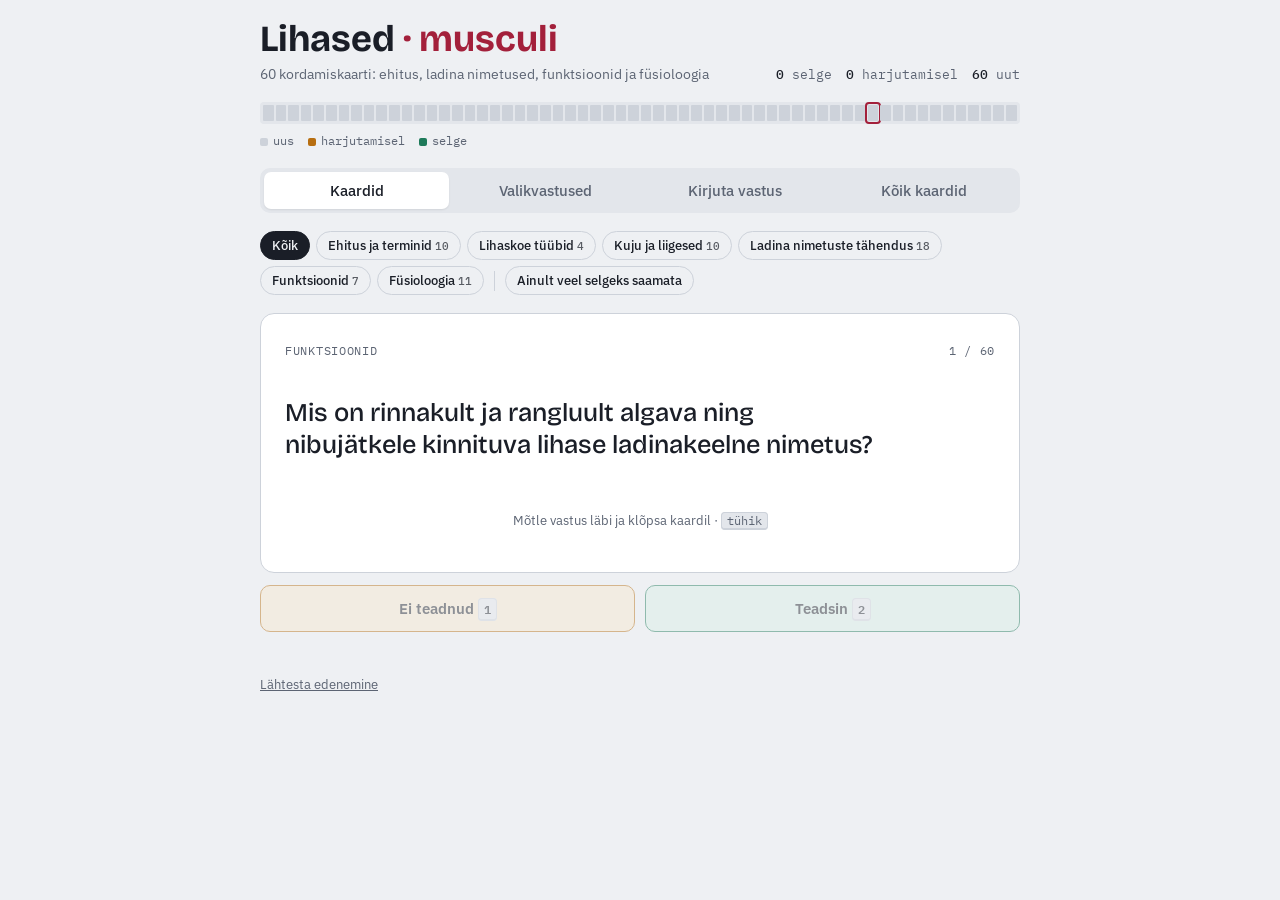
<file: public/assets/aistudio/Lihaste_kordamine_73547ae0.html>
<!doctype html><html><head><meta charset=utf8><meta name=viewport content="width=device-width,initial-scale=1,viewport-fit=cover"><style>:root{color-scheme:light;box-sizing:border-box;padding-top:env(safe-area-inset-top,0px);padding-bottom:env(safe-area-inset-bottom,0px)}html{scroll-padding-top:env(safe-area-inset-top,0px)}body{margin:0;padding:0;font:14px -apple-system,BlinkMacSystemFont,sans-serif;background:#fff;color:#000}img{max-width:100%}[hidden]:not([hidden=until-found i]){display:none!important}</style></head><body>
<title>Lihaste kordamine</title>
<link rel="preconnect" href="https://fonts.googleapis.com">
<link rel="stylesheet" href="https://fonts.googleapis.com/css2?family=Bricolage+Grotesque:opsz,wght@12..96,500;12..96,700&family=IBM+Plex+Sans:wght@400;500;600&family=IBM+Plex+Mono:wght@400;500&display=swap">
<style>
/* Layout: one study column; sarcomere-striped progress strip on top, a single card stage, mode tabs above */
:root{
  --bg:#EEF0F3; --surface:#FFFFFF; --sunk:#E3E6EB; --fg:#1A1E27; --muted:#5C6473; --line:#CDD2DA;
  --accent:#A3203B; --accent-soft:#F6DDE2; --good:#1E7A5A; --good-soft:#D8EFE6; --warn:#B76E10; --warn-soft:#F7E8CF;
  --display:"Bricolage Grotesque", "Segoe UI", system-ui, sans-serif;
  --body:"IBM Plex Sans", "Segoe UI", system-ui, sans-serif;
  --mono:"IBM Plex Mono", ui-monospace, Menlo, monospace;
}
@media (prefers-color-scheme: dark){:root:not([data-theme="light"]){
  --bg:#13161C; --surface:#1C2029; --sunk:#252A35; --fg:#E7EAF0; --muted:#9AA2B1; --line:#343A47;
  --accent:#E9637C; --accent-soft:#3A1F27; --good:#4CC496; --good-soft:#173329; --warn:#E5A44A; --warn-soft:#3A2C17; color-scheme:dark}}
:root[data-theme="dark"]{
  --bg:#13161C; --surface:#1C2029; --sunk:#252A35; --fg:#E7EAF0; --muted:#9AA2B1; --line:#343A47;
  --accent:#E9637C; --accent-soft:#3A1F27; --good:#4CC496; --good-soft:#173329; --warn:#E5A44A; --warn-soft:#3A2C17; color-scheme:dark}
*{box-sizing:border-box}
body{background:var(--bg);color:var(--fg);font-family:var(--body);font-size:16px;line-height:1.5;padding-inline:16px;padding-block:20px 48px}
.wrap{max-width:760px;margin:0 auto;display:flex;flex-direction:column;gap:18px}
header{display:flex;flex-wrap:wrap;align-items:flex-end;justify-content:space-between;gap:8px 16px}
h1{font-family:var(--display);font-weight:700;font-size:clamp(1.7rem,5vw,2.3rem);line-height:1.05;margin:0;text-wrap:balance}
h1 em{font-style:normal;color:var(--accent)}
.sub{color:var(--muted);font-size:.9rem;margin:4px 0 0}
.stats{font-family:var(--mono);font-size:.8rem;color:var(--muted);display:flex;gap:14px;font-variant-numeric:tabular-nums}
.stats b{color:var(--fg);font-weight:500}
.dot{display:inline-block;width:8px;height:8px;border-radius:2px;margin-right:5px;vertical-align:middle}

/* sarcomere strip */
.strip{display:flex;gap:2px;height:22px;padding:3px;background:var(--sunk);border-radius:4px}
.strip span{flex:1;min-width:2px;border-radius:1px;background:var(--line);transition:background .2s}
.strip span.learn{background:var(--warn)}
.strip span.known{background:var(--good)}
.strip span.cur{outline:2px solid var(--accent);outline-offset:1px}
.legend{display:flex;gap:14px;font-size:.75rem;color:var(--muted);font-family:var(--mono);margin-top:-10px;flex-wrap:wrap}

.tabs{display:flex;gap:4px;background:var(--sunk);padding:4px;border-radius:10px;overflow-x:auto}
.tabs button{flex:1;white-space:nowrap;border:0;background:transparent;color:var(--muted);font:500 .92rem var(--body);padding:9px 12px;border-radius:7px;cursor:pointer}
.tabs button[aria-selected="true"]{background:var(--surface);color:var(--fg);box-shadow:0 1px 2px rgba(0,0,0,.08)}

.filters{display:flex;flex-wrap:wrap;gap:6px;align-items:center}
.chip{border:1px solid var(--line);background:transparent;color:var(--fg);font:500 .82rem var(--body);padding:5px 11px;border-radius:999px;cursor:pointer}
.chip[aria-pressed="true"]{background:var(--fg);color:var(--bg);border-color:var(--fg)}
.chip.weak[aria-pressed="true"]{background:var(--warn);border-color:var(--warn);color:#fff}
.chip small{font-family:var(--mono);opacity:.7;margin-left:3px}
.sep{width:1px;height:20px;background:var(--line);margin:0 4px}

.stage{min-height:340px}
.card{background:var(--surface);border:1px solid var(--line);border-radius:14px;padding:28px 24px;display:flex;flex-direction:column;gap:18px}
.meta{display:flex;justify-content:space-between;gap:10px;font-family:var(--mono);font-size:.75rem;color:var(--muted);text-transform:uppercase;letter-spacing:.06em}
.q{font-family:var(--display);font-weight:500;font-size:clamp(1.25rem,3.6vw,1.6rem);line-height:1.25;margin:0;text-wrap:balance}
.flip{cursor:pointer;min-height:260px;justify-content:space-between;user-select:none}
.flip:focus-visible,button:focus-visible,input:focus-visible{outline:2px solid var(--accent);outline-offset:2px}
.answer{border-top:1px dashed var(--line);padding-top:16px;font-size:1.15rem;font-weight:500}
.answer .lbl{display:block;font-family:var(--mono);font-size:.72rem;color:var(--accent);text-transform:uppercase;letter-spacing:.08em;font-weight:400;margin-bottom:4px}
.hint{font-size:.82rem;color:var(--muted);text-align:center}
kbd{font-family:var(--mono);font-size:.75rem;border:1px solid var(--line);border-bottom-width:2px;border-radius:4px;padding:0 5px;background:var(--sunk)}

.row{display:flex;gap:10px;flex-wrap:wrap}
.btn{flex:1;min-width:140px;border:1px solid var(--line);background:var(--surface);color:var(--fg);font:600 .95rem var(--body);padding:12px 16px;border-radius:10px;cursor:pointer}
.btn:hover{border-color:var(--fg)}
.btn.bad{background:var(--warn-soft);border-color:var(--warn);color:var(--fg)}
.btn.good{background:var(--good-soft);border-color:var(--good);color:var(--fg)}
.btn.primary{background:var(--accent);border-color:var(--accent);color:#fff}
.btn:disabled{opacity:.45;cursor:default}

.opts{display:flex;flex-direction:column;gap:8px}
.opt{text-align:left;border:1px solid var(--line);background:var(--bg);color:var(--fg);font:400 1rem var(--body);padding:12px 14px;border-radius:10px;cursor:pointer;display:flex;gap:12px;align-items:baseline}
.opt .k{font-family:var(--mono);font-size:.78rem;color:var(--muted);flex:none}
.opt:hover:not(:disabled){border-color:var(--fg)}
.opt.right{background:var(--good-soft);border-color:var(--good)}
.opt.wrong{background:var(--warn-soft);border-color:var(--warn)}
.opt:disabled{cursor:default}

.inp{width:100%;font:400 1.05rem var(--body);padding:12px 14px;border:1px solid var(--line);border-radius:10px;background:var(--bg);color:var(--fg)}
.verdict{font-weight:600;font-size:.95rem}
.verdict.ok{color:var(--good)} .verdict.no{color:var(--warn)}
.yours{font-size:.9rem;color:var(--muted)}

.done{text-align:center;align-items:center}
.big{font-family:var(--display);font-size:3.2rem;font-weight:700;line-height:1;font-variant-numeric:tabular-nums}

.search{width:100%;font:400 .95rem var(--body);padding:10px 12px;border:1px solid var(--line);border-radius:8px;background:var(--surface);color:var(--fg)}
.list{display:flex;flex-direction:column;gap:0;background:var(--surface);border:1px solid var(--line);border-radius:12px;overflow:hidden}
.list h3{margin:0;padding:14px 16px 6px;font-family:var(--mono);font-size:.72rem;font-weight:500;text-transform:uppercase;letter-spacing:.08em;color:var(--accent);background:var(--surface)}
.item{display:grid;grid-template-columns:10px 1fr;gap:12px;padding:10px 16px;border-top:1px solid var(--sunk)}
.item .s{width:8px;height:8px;border-radius:2px;margin-top:8px;background:var(--line)}
.item .s.learn{background:var(--warn)} .item .s.known{background:var(--good)}
.item p{margin:0;min-width:0}
.item .iq{color:var(--muted);font-size:.9rem}
.item .ia{font-weight:500}
.reset{align-self:flex-start;background:none;border:0;color:var(--muted);font:400 .82rem var(--body);text-decoration:underline;cursor:pointer;padding:0}
.confirm{font-size:.85rem;display:flex;gap:10px;align-items:center;flex-wrap:wrap}
@media (prefers-reduced-motion:reduce){*{transition:none!important}}
</style>

<div class="wrap">
  <header>
    <div>
      <h1>Lihased <em>· musculi</em></h1>
      <p class="sub">60 kordamiskaarti: ehitus, ladina nimetused, funktsioonid ja füsioloogia</p>
    </div>
    <div class="stats" id="stats"></div>
  </header>

  <div class="strip" id="strip" aria-hidden="true"></div>
  <div class="legend"><span><i class="dot" style="background:var(--line)"></i>uus</span><span><i class="dot" style="background:var(--warn)"></i>harjutamisel</span><span><i class="dot" style="background:var(--good)"></i>selge</span></div>

  <div class="tabs" role="tablist" id="tabs">
    <button role="tab" data-mode="flash" aria-selected="true">Kaardid</button>
    <button role="tab" data-mode="quiz" aria-selected="false">Valikvastused</button>
    <button role="tab" data-mode="type" aria-selected="false">Kirjuta vastus</button>
    <button role="tab" data-mode="list" aria-selected="false">Kõik kaardid</button>
  </div>

  <div class="filters" id="filters"></div>

  <main class="stage" id="stage"></main>

  <div id="resetBox"><button class="reset" id="resetBtn">Lähtesta edenemine</button></div>
</div>

<script>
const CATS = {eh:"Ehitus ja terminid", kude:"Lihaskoe tüübid", kuju:"Kuju ja liigesed", nimi:"Ladina nimetuste tähendus", fn:"Funktsioonid", fys:"Füsioloogia"};
const RAW = [
["eh","Mis on lihase ladinakeelne nimetus?","Musculus"],
["eh","Mis on kõõluse ladinakeelne nimetus?","Tendo"],
["eh","Kuidas nimetatakse kogu lihast ümbritsevat sidekoelist kesta?","Epimüüsium (epimysium)"],
["eh","Kuidas nimetatakse lihaskiudude kimpe ümbritsevat sidekoelist kesta?","Perimüüsium (perimysium)"],
["eh","Kuidas nimetatakse iga individuaalset lihaskiudu ümbritsevat sidekoelist kesta?","Endomüüsium (endomysium)"],
["eh","Kuidas nimetatakse laiade lihaste õhukest ja lamedat kilejat kõõlust?","Aponeuroos ehk kilekõõlus (aponeurosis)"],
["eh","Kuidas nimetatakse teadusharu, mis uurib lihaseid?","Müoloogia"],
["kude","Mitu skeletilihast on ligikaudu inimese kehas?","Umbes 400 kuni 600 skeletilihast."],
["kude","Mis on skeletilihaste ehk vöötlihaste peamine juhtimisomadus?","Skeletilihased alluvad inimese tahtele."],
["kude","Kuidas nimetatakse südame põhimassi moodustavat lihaskude?","Südamelihas (myocardium)"],
["kude","Millist tüüpi lihaskude moodustab siseelundite ja veresoonte seinu?","Silelihaskude"],
["eh","Kuidas nimetatakse lihase paigalpüsivat või väheliikuvat algusosa?","Lihase alguskoht (origo)"],
["eh","Kuidas nimetatakse lihase liikuvamat vastasotsa kokkutõmbumisel?","Lihase kinnituskoht (insertio)"],
["eh","Kuidas nimetatakse pika lihase keskset paksenenud osa?","Lihasekõht"],
["kuju","Mis on kahelise alguspeaga lihase ladinakeelne nimetus?","Musculus biceps"],
["kuju","Mis on kolmelise alguspeaga lihase ladinakeelne nimetus?","Musculus triceps"],
["kuju","Mis on neljalise alguspeaga lihase ladinakeelne nimetus?","Musculus quadriceps"],
["kuju","Mis on kakskõhtlihas?","Lihas, mille lihasekõht on vahekõõluse abil jagatud kaheks osaks."],
["kuju","Millist lihast nimetatakse ainuliigeseliseks lihaseks?","Lihast, mis kulgeb üle ühe liigese."],
["kuju","Millist lihast nimetatakse kaheliigeseliseks lihaseks?","Lihast, mis kulgeb üle kahe liigese."],
["kuju","Millist lihast nimetatakse mitmeliigeseliseks lihaseks?","Lihast, mis kulgeb üle rohkem kui kahe liigese."],
["kuju","Mis iseloomustab ühelisulgjat lihast?","Lihaskiud kinnituvad kõõlusele põiki ainult ühelt poolt."],
["kuju","Mis iseloomustab kahelisulgjat lihast?","Lihaskiud kinnituvad kõõlusele mõlemalt poolt teravnurga all."],
["kuju","Mis on inimese keha pikim lihas?","Rätsepalihas (musculus sartorius)"],
["nimi","Mida tähistab lihase nimetuses ladinakeelne sõna vastus?","Hiiglaslikku või väga suurt mõõdet."],
["nimi","Mida tähistab lihase nimetuses ladinakeelne sõna maximus?","Suurimat mõõdet."],
["nimi","Mida tähistab lihase nimetuses ladinakeelne sõna minimus?","Väikseimat mõõdet."],
["nimi","Mida tähistab lihase nimetuses ladinakeelne sõna longus?","Pikka mõõdet."],
["nimi","Mida tähistab lihase nimetuses ladinakeelne sõna brevis?","Lühikest mõõdet."],
["nimi","Mida tähistab lihase nimetuses ladinakeelne sõna deltoideus?","Kolmnurkset kuju."],
["nimi","Mida tähistab lihase nimetuses ladinakeelne sõna latissimus?","Laiimat kuju."],
["nimi","Mida tähistab lihase nimetuses ladinakeelne sõna trapezius?","Trapetsikujulist kuju."],
["nimi","Mida tähistab lihase nimetuses ladinakeelne sõna rectus?","Otse ehk sirgelt kulgevaid lihaskiude."],
["nimi","Mida tähistab lihase nimetuses ladinakeelne sõna transversus?","Risti kulgevaid lihaskiude."],
["nimi","Mida tähistab lihase nimetuses ladinakeelne sõna obliquus?","Diagonaalselt ehk põiki kulgevaid lihaskiude."],
["nimi","Mida tähistab lihase nimetuses ladinakeelne sõna orbicularis?","Ringikujulist ehk sõõrjat asendit."],
["nimi","Mida tähistab lihase nimetuses ladinakeelne sõna pectoralis?","Rinna piirkonnas paiknemist."],
["nimi","Mida tähistab lihase nimetuses ladinakeelne sõna gluteus?","Tuhara piirkonnas paiknemist."],
["nimi","Mida tähistab lihase nimetuses ladinakeelne sõna brachii?","Õlavarre piirkonnas paiknemist."],
["nimi","Mida tähistab eesliide supra- lihase nimetuses?","Asukohta teise struktuuri kohal ehk ülal."],
["nimi","Mida tähistab eesliide infra- lihase nimetuses?","Asukohta teise struktuuri all."],
["nimi","Mida tähistab eesliide sub- lihase nimetuses?","Asukohta teise struktuuri all või sees."],
["fn","Millist funktsiooni täidab abductor-lihas?","Eemaldab kehaosa keskjoonest."],
["fn","Millist funktsiooni täidab adductor-lihas?","Lähendab kehaosa keskjoonele."],
["fn","Millist funktsiooni täidab flexor-lihas?","Painutab liigest ehk vähendab liigesenurka."],
["fn","Millist funktsiooni täidab extensor-lihas?","Sirutab liigest ehk suurendab liigesenurka."],
["fn","Millist funktsiooni täidab levator-lihas?","Tõstab kehaosa või struktuuri ülespoole."],
["fn","Mis on masseter-lihase peamine funktsioon?","Mälumisliigutuste sooritamine."],
["fn","Mis on rinnakult ja rangluult algava ning nibujätkele kinnituva lihase ladinakeelne nimetus?","Musculus sternocleidomastoideus"],
["fys","Milline on punaste ehk aeglaste lihaskiudude peamine energia tootmise viis?","Aeroobne oksüdatsioon ehk hapnikuga energia tootmine."],
["fys","Milline valk talletab punastes lihaskiududes hapnikku pikaajaliseks kontraktsiooniks?","Müoglobiin"],
["fys","Milline on valgete ehk kiirete lihaskiudude peamine ATP tootmise viis?","Glükolüüs (anaeroobne rada)"],
["fys","Mis on valgete lihaskiudude peamine funktsionaalne erinevus võrreldes punastega?","Valged kiud reageerivad kiiresti, kuid väsivad samuti kiiresti."],
["fys","Mis on sarkomeer (sarcomere)?","Skeletilihase struktuurne ja funktsionaalne ühik."],
["fys","Millised kaks peamist kontraktiilset valku moodustavad sarkomeeri müofilamendid?","Aktiin ja müosiin."],
["fys","Millised kaks regulatoorset valku paiknevad aktiinifilamendi juures skeletilihases?","Troponiin ja tropomüosiin."],
["fys","Mis on isotooniline kontraktsioon?","Kontraktsioon, mille puhul lihase pinge jääb samaks, kuid pikkus muutub."],
["fys","Mis vahe on kontsentrilisel ja ekstsentrilisel isotoonilisel kontraktsioonil?","Kontsentrilisel kontraktsioonil lihas lüheneb, ekstsentrilisel pikeneb pinge all."],
["fys","Mis on isomeetriline kontraktsioon?","Kontraktsioon, mille puhul lihase pinge suureneb, kuid pikkus ei muutu."],
["fys","Mis moodustab ühe motoorse üksuse (motor unit)?","Üks motoneuron koos kõigi tema poolt innerveeritavate lihaskiududega."]
];
const CARDS = RAW.map((r,i)=>({id:i,cat:r[0],q:r[1],a:r[2]}));

/* ---------- storage ---------- */
const KEY="lihased-progress-v1";
let prog={};
try{prog=JSON.parse(localStorage.getItem(KEY)||"{}")||{}}catch(e){prog={}}
function save(){try{localStorage.setItem(KEY,JSON.stringify(prog))}catch(e){}}
function mark(id,ok){prog[id]=ok?"known":"learn";save();}

/* ---------- state ---------- */
const S={mode:"flash",cats:new Set(Object.keys(CATS)),weak:false,queue:[],idx:0,right:0,wrong:0,flipped:false,answered:false,missed:[],search:""};
const $=s=>document.querySelector(s);
const shuffle=a=>{a=a.slice();for(let i=a.length-1;i>0;i--){const j=Math.floor(Math.random()*(i+1));[a[i],a[j]]=[a[j],a[i]]}return a};
const esc=s=>s.replace(/[&<>"]/g,c=>({"&":"&amp;","<":"&lt;",">":"&gt;",'"':"&quot;"}[c]));

function pool(){return CARDS.filter(c=>S.cats.has(c.cat)&&(!S.weak||prog[c.id]!=="known"));}
function start(cards){S.queue=shuffle(cards||pool());S.idx=0;S.right=0;S.wrong=0;S.missed=[];S.flipped=false;S.answered=false;render();}

/* ---------- chrome ---------- */
function renderStats(){
  const k=CARDS.filter(c=>prog[c.id]==="known").length, l=CARDS.filter(c=>prog[c.id]==="learn").length;
  $("#stats").innerHTML=`<span><b>${k}</b> selge</span><span><b>${l}</b> harjutamisel</span><span><b>${CARDS.length-k-l}</b> uut</span>`;
  const cur=S.queue[S.idx];
  $("#strip").innerHTML=CARDS.map(c=>`<span class="${prog[c.id]||""}${cur&&cur.id===c.id&&S.mode!=="list"?" cur":""}"></span>`).join("");
}
function renderFilters(){
  const counts={};CARDS.forEach(c=>counts[c.cat]=(counts[c.cat]||0)+1);
  const all=S.cats.size===Object.keys(CATS).length;
  $("#filters").innerHTML=`<button class="chip" data-cat="*" aria-pressed="${all}">Kõik</button>`+
    Object.entries(CATS).map(([k,v])=>`<button class="chip" data-cat="${k}" aria-pressed="${S.cats.has(k)&&!all}">${v}<small>${counts[k]}</small></button>`).join("")+
    (S.mode==="list"?"":`<span class="sep"></span><button class="chip weak" data-weak aria-pressed="${S.weak}">Ainult veel selgeks saamata</button>`);
}
$("#filters").addEventListener("click",e=>{
  const b=e.target.closest("button");if(!b)return;
  if(b.hasAttribute("data-weak")){S.weak=!S.weak;}
  else{
    const k=b.dataset.cat, all=S.cats.size===Object.keys(CATS).length;
    if(k==="*")S.cats=new Set(Object.keys(CATS));
    else if(all)S.cats=new Set([k]);
    else{S.cats.has(k)?S.cats.delete(k):S.cats.add(k);if(!S.cats.size)S.cats=new Set(Object.keys(CATS));}
  }
  renderFilters();start();
});
$("#tabs").addEventListener("click",e=>{
  const b=e.target.closest("button");if(!b)return;
  S.mode=b.dataset.mode;
  document.querySelectorAll("#tabs button").forEach(x=>x.setAttribute("aria-selected",x===b));
  renderFilters();start(S.mode==="list"?CARDS:null);
});

/* ---------- render ---------- */
function render(){
  renderStats();
  const st=$("#stage");
  if(S.mode==="list")return renderList(st);
  if(!S.queue.length){st.innerHTML=`<div class="card done"><p class="q">Siin pole ühtegi kaarti.</p><p class="sub">Kõik valitud teema kaardid on juba selged. Lülita filter „Ainult veel selgeks saamata” välja või vali teine teema.</p></div>`;return;}
  if(S.idx>=S.queue.length)return renderDone(st);
  const c=S.queue[S.idx];
  const meta=`<div class="meta"><span>${CATS[c.cat]}</span><span>${S.idx+1} / ${S.queue.length}</span></div>`;
  if(S.mode==="flash")renderFlash(st,c,meta);
  else if(S.mode==="quiz")renderQuiz(st,c,meta);
  else renderType(st,c,meta);
}

function renderFlash(st,c,meta){
  st.innerHTML=`<div class="card flip" id="fc" tabindex="0" role="button" aria-label="Pööra kaart">
    ${meta}
    <p class="q">${esc(c.q)}</p>
    ${S.flipped?`<div class="answer"><span class="lbl">Vastus</span>${esc(c.a)}</div>`:`<p class="hint">Mõtle vastus läbi ja klõpsa kaardil · <kbd>tühik</kbd></p>`}
  </div>
  <div class="row" style="margin-top:12px">
    <button class="btn bad" id="no" ${S.flipped?"":"disabled"}>Ei teadnud <kbd>1</kbd></button>
    <button class="btn good" id="yes" ${S.flipped?"":"disabled"}>Teadsin <kbd>2</kbd></button>
  </div>`;
  $("#fc").onclick=()=>{S.flipped=!S.flipped;render();};
  $("#no").onclick=()=>gradeFlash(false);
  $("#yes").onclick=()=>gradeFlash(true);
}
function gradeFlash(ok){
  const c=S.queue[S.idx];mark(c.id,ok);
  if(ok)S.right++;else{S.wrong++;if(!S.missed.includes(c))S.missed.push(c);
    // tule kaardi juurde paari kaardi pärast tagasi
    const pos=Math.min(S.queue.length,S.idx+4);S.queue.splice(pos,0,c);}
  S.idx++;S.flipped=false;render();
}

function distractors(c){
  const same=shuffle(CARDS.filter(x=>x.cat===c.cat&&x.a!==c.a));
  const other=shuffle(CARDS.filter(x=>x.cat!==c.cat&&x.a!==c.a));
  return same.concat(other).slice(0,3).map(x=>x.a);
}
function renderQuiz(st,c,meta){
  if(!c._opts)c._opts=shuffle([c.a,...distractors(c)]);
  st.innerHTML=`<div class="card">${meta}<p class="q">${esc(c.q)}</p>
    <div class="opts">${c._opts.map((o,i)=>`<button class="opt" data-i="${i}"><span class="k">${"ABCD"[i]}</span><span>${esc(o)}</span></button>`).join("")}</div>
    <div id="fb"></div></div>`;
  st.querySelectorAll(".opt").forEach(b=>b.onclick=()=>pickQuiz(+b.dataset.i));
}
function pickQuiz(i){
  if(S.answered)return;S.answered=true;
  const c=S.queue[S.idx],ok=c._opts[i]===c.a;mark(c.id,ok);
  ok?S.right++:(S.wrong++,S.missed.push(c));
  document.querySelectorAll(".opt").forEach((b,j)=>{b.disabled=true;if(c._opts[j]===c.a)b.classList.add("right");else if(j===i)b.classList.add("wrong");});
  $("#fb").innerHTML=`<div class="row"><span class="verdict ${ok?"ok":"no"}" style="align-self:center;flex:1">${ok?"Õige!":"Vale. Õige vastus on märgitud roheliselt."}</span><button class="btn primary" id="nx" style="flex:0 0 auto">Järgmine <kbd>Enter</kbd></button></div>`;
  renderStats();$("#nx").onclick=next;$("#nx").focus();
}
function next(){const c=S.queue[S.idx];if(c)delete c._opts;S.idx++;S.answered=false;render();}

/* typing */
const fold=s=>s.toLowerCase().normalize("NFD").replace(/[̀-ͯ]/g,"").replace(/[^a-z0-9 ]/g," ").replace(/\b(ehk|ja|musculus|m)\b/g," ").replace(/\s+/g," ").trim();
function variants(a){
  const v=[a,a.replace(/\(.*?\)/g,"")];
  (a.match(/\((.*?)\)/g)||[]).forEach(p=>v.push(p.slice(1,-1)));
  a.replace(/\(.*?\)/g,"").split(/\behk\b/).forEach(p=>v.push(p));
  return v.map(fold).filter(Boolean);
}
function isMatch(inp,a){
  const f=fold(inp);if(!f)return false;
  const vs=variants(a);
  if(vs.includes(f))return true;
  // lühikeste vastuste puhul luba üks trükiviga
  return vs.some(v=>v.length<=24&&lev(v,f)<=Math.max(1,Math.floor(v.length/8)));
}
function lev(a,b){const m=[...Array(b.length+1).keys()];for(let i=1;i<=a.length;i++){let p=m[0];m[0]=i;for(let j=1;j<=b.length;j++){const t=m[j];m[j]=Math.min(m[j]+1,m[j-1]+1,p+(a[i-1]===b[j-1]?0:1));p=t;}}return m[b.length];}

function renderType(st,c,meta){
  st.innerHTML=`<div class="card">${meta}<p class="q">${esc(c.q)}</p>
    <form id="tf"><input class="inp" id="ans" autocomplete="off" spellcheck="false" placeholder="Kirjuta oma vastus…"></form>
    <div id="fb"><div class="row"><button class="btn" id="skip">Ei tea</button><button class="btn primary" id="chk">Kontrolli <kbd>Enter</kbd></button></div></div></div>`;
  const inp=$("#ans");inp.focus();
  $("#tf").onsubmit=e=>{e.preventDefault();checkType();};
  $("#chk").onclick=checkType;$("#skip").onclick=()=>{inp.value="";checkType();};
}
function checkType(){
  if(S.answered)return;S.answered=true;
  const c=S.queue[S.idx],inp=$("#ans"),val=inp.value.trim();inp.disabled=true;
  const auto=isMatch(val,c.a);
  const ans=`<div class="answer"><span class="lbl">Õige vastus</span>${esc(c.a)}</div>`;
  if(auto){
    mark(c.id,true);S.right++;
    $("#fb").innerHTML=`${ans}<div class="row" style="margin-top:12px"><span class="verdict ok" style="align-self:center;flex:1">Õige!</span><button class="btn primary" id="nx" style="flex:0 0 auto">Järgmine <kbd>Enter</kbd></button></div>`;
    renderStats();$("#nx").onclick=next;$("#nx").focus();
  }else{
    $("#fb").innerHTML=`${ans}${val?`<p class="yours">Sinu vastus: ${esc(val)}</p><p class="hint" style="text-align:left">Pikemaid vastuseid ei saa automaatselt hinnata. Võrdle ise: kas mõte oli sama?</p>`:""}
      <div class="row" style="margin-top:12px"><button class="btn bad" id="no">${val?"Vale":"Edasi"} <kbd>1</kbd></button>${val?`<button class="btn good" id="yes">Mul oli õige <kbd>2</kbd></button>`:""}</div>`;
    const g=ok=>{mark(c.id,ok);ok?S.right++:(S.wrong++,S.missed.push(c));next();};
    $("#no").onclick=()=>g(false);if(val)$("#yes").onclick=()=>g(true);
    $("#no").focus();
  }
}

function renderDone(st){
  const tot=S.right+S.wrong,pct=tot?Math.round(S.right/tot*100):0;
  st.innerHTML=`<div class="card done">
    <div class="meta" style="width:100%;justify-content:center"><span>Ring läbi</span></div>
    <div class="big">${pct}%</div>
    <p class="sub" style="margin:0">${S.right} õiget, ${S.wrong} korda eksisid${S.missed.length?` · ${S.missed.length} kaarti vajab kordamist`:""}</p>
    <div class="row" style="width:100%">
      ${S.missed.length?`<button class="btn primary" id="rm">Korda vigaseid (${S.missed.length})</button>`:""}
      <button class="btn" id="ra">Alusta uuesti</button>
    </div></div>`;
  if(S.missed.length)$("#rm").onclick=()=>start(S.missed.slice());
  $("#ra").onclick=()=>start();
}

function renderList(st){
  const q=fold(S.search);
  const cards=CARDS.filter(c=>S.cats.has(c.cat)&&(!q||fold(c.q+" "+c.a).includes(q)));
  let html=`<input class="search" id="srch" placeholder="Otsi, nt flexor, sarkomeer, aponeuroos…" value="${esc(S.search)}"><div style="height:12px"></div><div class="list">`;
  Object.keys(CATS).forEach(k=>{
    const g=cards.filter(c=>c.cat===k);if(!g.length)return;
    html+=`<h3>${CATS[k]}</h3>`+g.map(c=>`<div class="item"><span class="s ${prog[c.id]||""}"></span><p><span class="iq">${esc(c.q)}</span><br><span class="ia">${esc(c.a)}</span></p></div>`).join("");
  });
  if(!cards.length)html+=`<div class="item"><span></span><p class="iq">Otsingule „${esc(S.search)}” ei leitud ühtegi kaarti.</p></div>`;
  st.innerHTML=html+"</div>";
  const s=$("#srch");s.oninput=()=>{S.search=s.value;const p=s.selectionStart;renderList(st);const n=$("#srch");n.focus();n.setSelectionRange(p,p);};
}

/* keyboard */
document.addEventListener("keydown",e=>{
  if(e.target.tagName==="INPUT"&&!S.answered)return;
  if(S.mode==="flash"&&S.idx<S.queue.length){
    if(e.key===" "){e.preventDefault();S.flipped=!S.flipped;render();}
    else if(S.flipped&&e.key==="1")gradeFlash(false);
    else if(S.flipped&&e.key==="2")gradeFlash(true);
  }else if(S.mode==="quiz"&&S.idx<S.queue.length){
    const m={"1":0,"2":1,"3":2,"4":3,a:0,b:1,c:2,d:3}[e.key.toLowerCase()];
    if(!S.answered&&m!==undefined)pickQuiz(m);
    else if(S.answered&&e.key==="Enter"&&document.activeElement.id!=="nx"){e.preventDefault();next();}
  }else if(S.mode==="type"&&S.answered){
    if(e.key==="1"&&$("#no")){e.preventDefault();$("#no").click();}
    else if(e.key==="2"&&$("#yes")){e.preventDefault();$("#yes").click();}
  }
});

/* reset */
function askReset(){
  $("#resetBox").innerHTML=`<div class="confirm"><span>Kas kustutada kogu edenemine sellest brauserist?</span><button class="chip" id="rY">Jah, lähtesta</button><button class="chip" id="rN">Tühista</button></div>`;
  $("#rY").onclick=()=>{prog={};save();restoreReset();start();};
  $("#rN").onclick=restoreReset;
}
function restoreReset(){$("#resetBox").innerHTML=`<button class="reset" id="resetBtn">Lähtesta edenemine</button>`;$("#resetBtn").onclick=askReset;}
$("#resetBtn").onclick=askReset;

renderFilters();start();
</script>

</body></html>
</file>
